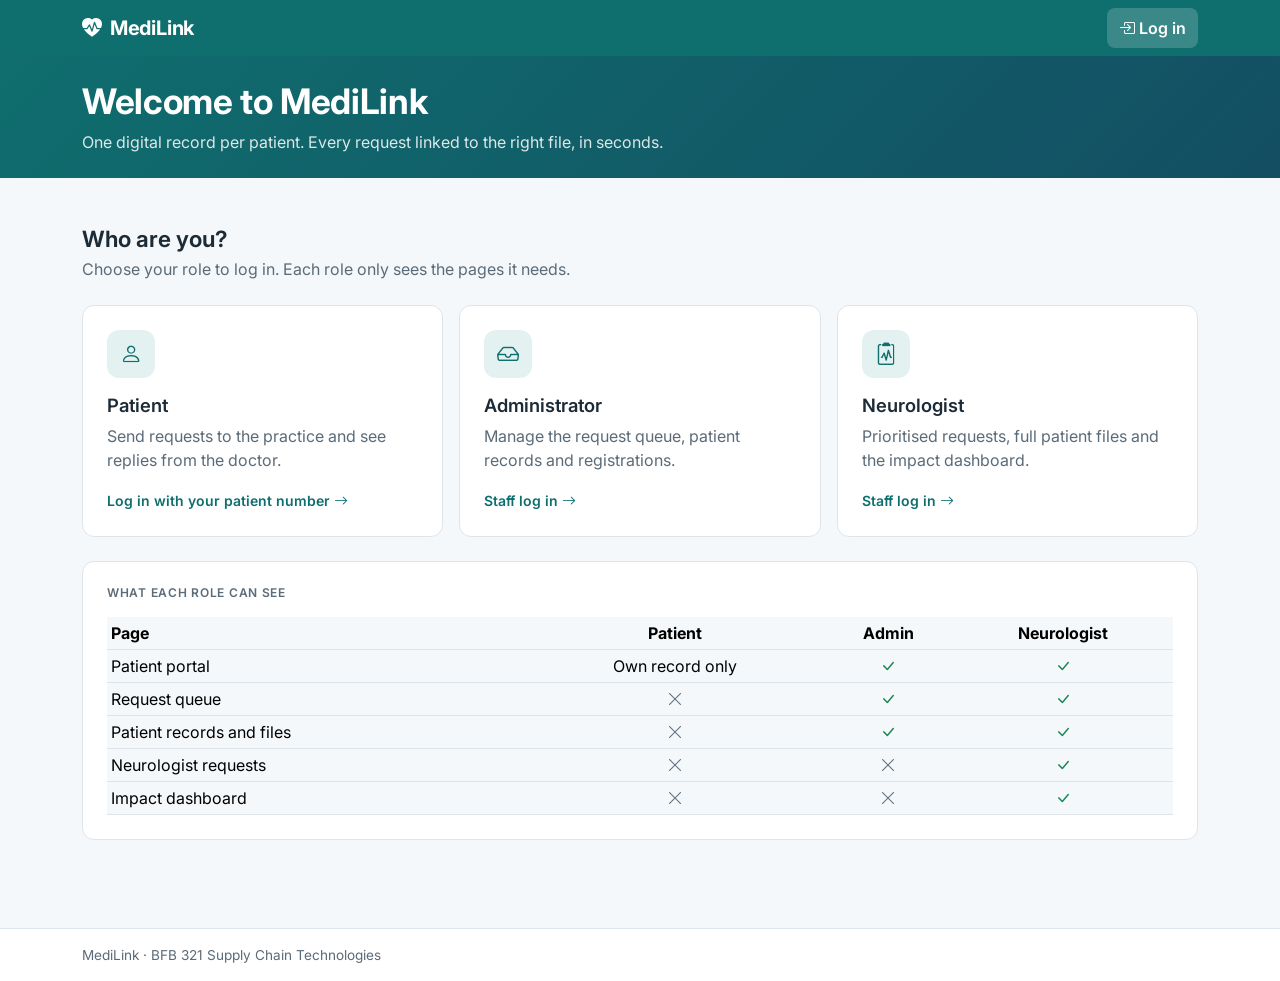
<file: templates/index.html>
<!doctype html>
<html lang="en">
<head>
  <meta charset="utf-8">
  <meta name="viewport" content="width=device-width, initial-scale=1">
  <title>MediLink | Log in</title>
  <meta name="description" content="MediLink connects patient messages, admin and the neurologist to one digital patient record.">
  <link href="https://cdn.jsdelivr.net/npm/bootstrap@5.3.3/dist/css/bootstrap.min.css" rel="stylesheet">
  <link href="https://cdn.jsdelivr.net/npm/bootstrap-icons@1.11.3/font/bootstrap-icons.min.css" rel="stylesheet">
  <link href="https://fonts.googleapis.com/css2?family=Inter:wght@400;500;600;700;800&display=swap" rel="stylesheet">
  <link href="../static/styles.css" rel="stylesheet">
</head>
<body>
  <div id="site-nav"></div>

  <main id="main">
    <section class="ml-hero ml-hero-compact">
      <div class="container">
        <h1 class="mb-2">Welcome to MediLink</h1>
        <p class="mb-0">One digital record per patient. Every request linked to the right file, in seconds.</p>
      </div>
    </section>

    <div class="container py-5">
      <div id="pageAlert" class="alert d-none" role="status"></div>

      <!-- Already logged in -->
      <section id="loggedInView" class="row justify-content-center d-none">
        <div class="col-md-7 col-lg-5">
          <div class="ml-card text-center">
            <span class="role-icon mb-3"><i class="bi bi-person-check" aria-hidden="true"></i></span>
            <h2 class="h3">You're logged in</h2>
            <p class="text-muted mb-4" id="loggedInText"></p>
            <div class="d-flex flex-wrap gap-2 justify-content-center">
              <a href="#" class="btn btn-primary" id="continueBtn">Continue</a>
              <button type="button" class="btn btn-outline-secondary" id="switchBtn">Log out and switch user</button>
            </div>
          </div>
        </div>
      </section>

      <!-- Step 1: choose a role -->
      <section id="roleView" aria-labelledby="roleHeading">
        <h2 id="roleHeading" class="mb-1">Who are you?</h2>
        <p class="text-muted mb-4">Choose your role to log in. Each role only sees the pages it needs.</p>
        <div class="row g-3">
          <div class="col-md-4">
            <button type="button" class="ml-card role-card role-pick w-100 text-start" data-role="patient">
              <span class="role-icon mb-3"><i class="bi bi-person" aria-hidden="true"></i></span>
              <h3>Patient</h3>
              <p class="text-muted mb-3">Send requests to the practice and see replies from the doctor.</p>
              <span class="small fw-semibold text-primary">Log in with your patient number <i class="bi bi-arrow-right" aria-hidden="true"></i></span>
            </button>
          </div>
          <div class="col-md-4">
            <button type="button" class="ml-card role-card role-pick w-100 text-start" data-role="admin">
              <span class="role-icon mb-3"><i class="bi bi-inbox" aria-hidden="true"></i></span>
              <h3>Administrator</h3>
              <p class="text-muted mb-3">Manage the request queue, patient records and registrations.</p>
              <span class="small fw-semibold text-primary">Staff log in <i class="bi bi-arrow-right" aria-hidden="true"></i></span>
            </button>
          </div>
          <div class="col-md-4">
            <button type="button" class="ml-card role-card role-pick w-100 text-start" data-role="neurologist">
              <span class="role-icon mb-3"><i class="bi bi-clipboard2-pulse" aria-hidden="true"></i></span>
              <h3>Neurologist</h3>
              <p class="text-muted mb-3">Prioritised requests, full patient files and the impact dashboard.</p>
              <span class="small fw-semibold text-primary">Staff log in <i class="bi bi-arrow-right" aria-hidden="true"></i></span>
            </button>
          </div>
        </div>

        <div class="ml-card mt-4">
          <h2 class="h6 small-caps mb-3">What each role can see</h2>
          <div class="table-responsive">
            <table class="table table-sm mb-0 align-middle text-center">
              <thead><tr><th scope="col" class="text-start">Page</th><th scope="col">Patient</th><th scope="col">Admin</th><th scope="col">Neurologist</th></tr></thead>
              <tbody>
                <tr><th scope="row" class="text-start fw-normal">Patient portal</th><td>Own record only</td><td><i class="bi bi-check-lg text-success" aria-label="Yes"></i></td><td><i class="bi bi-check-lg text-success" aria-label="Yes"></i></td></tr>
                <tr><th scope="row" class="text-start fw-normal">Request queue</th><td><i class="bi bi-x-lg text-muted" aria-label="No"></i></td><td><i class="bi bi-check-lg text-success" aria-label="Yes"></i></td><td><i class="bi bi-check-lg text-success" aria-label="Yes"></i></td></tr>
                <tr><th scope="row" class="text-start fw-normal">Patient records and files</th><td><i class="bi bi-x-lg text-muted" aria-label="No"></i></td><td><i class="bi bi-check-lg text-success" aria-label="Yes"></i></td><td><i class="bi bi-check-lg text-success" aria-label="Yes"></i></td></tr>
                <tr><th scope="row" class="text-start fw-normal">Neurologist requests</th><td><i class="bi bi-x-lg text-muted" aria-label="No"></i></td><td><i class="bi bi-x-lg text-muted" aria-label="No"></i></td><td><i class="bi bi-check-lg text-success" aria-label="Yes"></i></td></tr>
                <tr><th scope="row" class="text-start fw-normal">Impact dashboard</th><td><i class="bi bi-x-lg text-muted" aria-label="No"></i></td><td><i class="bi bi-x-lg text-muted" aria-label="No"></i></td><td><i class="bi bi-check-lg text-success" aria-label="Yes"></i></td></tr>
              </tbody>
            </table>
          </div>
        </div>
      </section>

      <!-- Step 2: log in -->
      <section id="loginView" class="row justify-content-center g-4 d-none" aria-labelledby="loginHeading">
        <div class="col-md-7 col-lg-5">
          <div class="ml-card">
            <button type="button" class="btn btn-link btn-sm p-0 mb-3 text-decoration-none" id="backBtn">
              <i class="bi bi-arrow-left" aria-hidden="true"></i> Choose a different role
            </button>
            <div class="d-flex align-items-center gap-3 mb-3">
              <span class="role-icon" id="loginIcon"><i class="bi bi-person" aria-hidden="true"></i></span>
              <div>
                <div class="small-caps">Log in as</div>
                <h2 id="loginHeading" class="h3 mb-0">Patient</h2>
              </div>
            </div>
            <div id="loginAlert" class="alert alert-danger d-none" role="alert"></div>
            <form id="loginForm" novalidate>
              <div class="mb-3">
                <label for="username" class="form-label required" id="usernameLabel">Patient number</label>
                <input type="text" class="form-control" id="username" autocomplete="username" required aria-describedby="usernameHelp">
                <div id="usernameHelp" class="form-text">Looks like ML-1234. You got it when you registered.</div>
                <div class="invalid-feedback" id="usernameError">Please enter your patient number.</div>
              </div>
              <div class="mb-3">
                <label for="password" class="form-label required">Password</label>
                <div class="input-group has-validation">
                  <input type="password" class="form-control" id="password" autocomplete="current-password" required>
                  <button class="btn btn-outline-secondary" type="button" id="showPw" aria-label="Show password" aria-pressed="false"><i class="bi bi-eye" aria-hidden="true"></i></button>
                  <div class="invalid-feedback">Please enter your password.</div>
                </div>
              </div>
              <button type="submit" class="btn btn-primary w-100" id="loginBtn">
                <span class="spinner-border spinner-border-sm me-1 d-none" aria-hidden="true"></span>Log in
              </button>
            </form>
            <div id="patientExtras">
              <hr>
              <p class="small mb-0">New patient? <a href="patient-register.html">Register here</a> to get your patient number.</p>
            </div>
          </div>
        </div>
        <div class="col-md-5 col-lg-4">
          <div class="ml-card bg-light">
            <h2 class="h6 small-caps mb-2">Demo accounts</h2>
            <p class="small text-muted">Prototype only. Real accounts will be checked by the Flask server.</p>
            <dl class="small mb-0">
              <dt>Patient</dt><dd><code>ML-1001</code> &middot; <code>Patient@123</code></dd>
              <dt>Administrator</dt><dd><code>admin</code> &middot; <code>Admin@123</code></dd>
              <dt>Neurologist</dt><dd class="mb-0"><code>neuro</code> &middot; <code>Neuro@123</code></dd>
            </dl>
          </div>
        </div>
      </section>
    </div>
  </main>

  <div id="site-footer"></div>

  <script src="https://cdn.jsdelivr.net/npm/bootstrap@5.3.3/dist/js/bootstrap.bundle.min.js"></script>
  <script src="../static/auth-hash.js"></script>
  <script src="../static/data.js"></script>
  <script src="../static/components.js"></script>
  <script src="../static/login.js"></script>
</body>
</html>
</file>
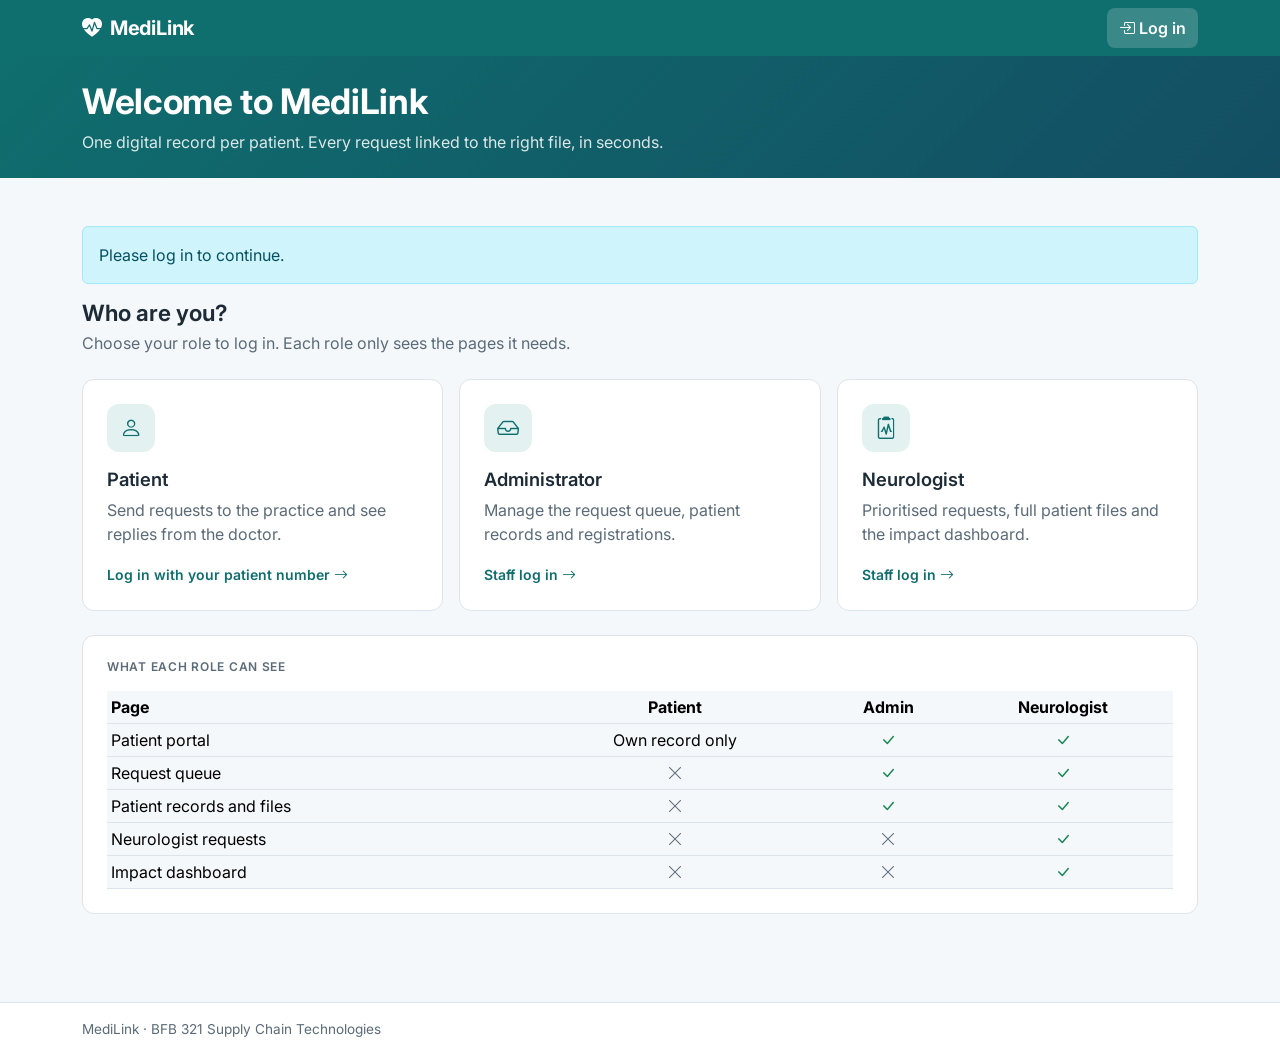
<file: templates/admin.html>
<!doctype html>
<html lang="en">
<head>
  <meta charset="utf-8">
  <meta name="viewport" content="width=device-width, initial-scale=1">
  <title>MediLink | Admin request queue</title>
  <link href="https://cdn.jsdelivr.net/npm/bootstrap@5.3.3/dist/css/bootstrap.min.css" rel="stylesheet">
  <link href="https://cdn.jsdelivr.net/npm/bootstrap-icons@1.11.3/font/bootstrap-icons.min.css" rel="stylesheet">
  <link href="https://fonts.googleapis.com/css2?family=Inter:wght@400;500;600;700;800&display=swap" rel="stylesheet">
  <link href="../static/styles.css" rel="stylesheet">
</head>
<body>
  <div id="site-nav"></div>

  <main id="main">
    <header class="ml-page-header">
      <div class="container d-flex flex-wrap justify-content-between align-items-end gap-3">
        <div>
          <h1>Request queue</h1>
          <p>Every request from the portal, email, phone and walk-ins, already matched to a patient record.</p>
        </div>
        <div class="d-flex gap-2 flex-wrap">
          <a href="patients.html" class="btn btn-outline-primary"><i class="bi bi-people me-1" aria-hidden="true"></i>Patient records</a>
          <button type="button" class="btn btn-primary" data-bs-toggle="modal" data-bs-target="#logModal">
            <i class="bi bi-telephone-plus me-1" aria-hidden="true"></i>Log phone or walk-in request
          </button>
        </div>
      </div>
    </header>

    <div class="container">
      <!-- KPI tiles -->
      <div class="row g-3 mb-4" id="kpiRow" aria-label="Queue summary">
        <div class="col-6 col-lg-3"><div class="kpi-tile"><div class="kpi-label">New, needs action</div><div class="kpi-value" id="kNew">&ndash;</div></div></div>
        <div class="col-6 col-lg-3"><div class="kpi-tile"><div class="kpi-label">Urgent and open</div><div class="kpi-value text-danger" id="kUrgent">&ndash;</div></div></div>
        <div class="col-6 col-lg-3"><div class="kpi-tile"><div class="kpi-label">With neurologist</div><div class="kpi-value" id="kFwd">&ndash;</div></div></div>
        <div class="col-6 col-lg-3"><div class="kpi-tile"><div class="kpi-label">Avg time to complete</div><div class="kpi-value" id="kAvg">&ndash;</div></div></div>
      </div>

      <!-- Filters -->
      <div class="d-flex flex-wrap gap-2 align-items-center mb-3">
        <div class="btn-group flex-wrap" role="group" aria-label="Filter by status">
          <input type="radio" class="btn-check" name="statusFilter" id="fAll" value="all">
          <label class="btn btn-outline-primary btn-sm" for="fAll">All</label>
          <input type="radio" class="btn-check" name="statusFilter" id="fNew" value="new" checked>
          <label class="btn btn-outline-primary btn-sm" for="fNew">New</label>
          <input type="radio" class="btn-check" name="statusFilter" id="fFwd" value="forwarded">
          <label class="btn btn-outline-primary btn-sm" for="fFwd">With neurologist</label>
          <input type="radio" class="btn-check" name="statusFilter" id="fDone" value="completed">
          <label class="btn btn-outline-primary btn-sm" for="fDone">Completed</label>
        </div>
        <div class="ms-md-auto" style="min-width:240px">
          <label for="search" class="visually-hidden">Search requests</label>
          <div class="input-group input-group-sm">
            <span class="input-group-text"><i class="bi bi-search" aria-hidden="true"></i></span>
            <input type="search" class="form-control" id="search" placeholder="Search name, patient no or subject">
          </div>
        </div>
      </div>

      <!-- Table -->
      <div class="ml-table-wrap">
        <div class="table-responsive">
          <table class="table ml-table">
            <caption class="visually-hidden">Patient requests. Select a row to open it.</caption>
            <thead>
              <tr>
                <th scope="col"><button class="sort-btn" data-sort="createdAt" aria-sort="descending">Received <i class="bi bi-arrow-down-up" aria-hidden="true"></i></button></th>
                <th scope="col"><button class="sort-btn" data-sort="patientName">Patient <i class="bi bi-arrow-down-up" aria-hidden="true"></i></button></th>
                <th scope="col">Subject</th>
                <th scope="col"><button class="sort-btn" data-sort="channel">Channel <i class="bi bi-arrow-down-up" aria-hidden="true"></i></button></th>
                <th scope="col"><button class="sort-btn" data-sort="urgency">Urgency <i class="bi bi-arrow-down-up" aria-hidden="true"></i></button></th>
                <th scope="col"><button class="sort-btn" data-sort="status">Status <i class="bi bi-arrow-down-up" aria-hidden="true"></i></button></th>
              </tr>
            </thead>
            <tbody id="queueBody"></tbody>
          </table>
        </div>
      </div>
    </div>
  </main>

  <!-- View / action modal -->
  <div class="modal fade" id="viewModal" tabindex="-1" aria-labelledby="viewTitle" aria-hidden="true">
    <div class="modal-dialog modal-lg modal-dialog-scrollable">
      <div class="modal-content">
        <div class="modal-header">
          <div>
            <h2 class="modal-title h5" id="viewTitle">Request</h2>
            <div class="small text-muted" id="viewMeta"></div>
          </div>
          <button type="button" class="btn-close" data-bs-dismiss="modal" aria-label="Close"></button>
        </div>
        <div class="modal-body">
          <div class="row g-3">
            <div class="col-md-7">
              <div class="small-caps mb-1">Message</div>
              <p id="viewBody" class="mb-3"></p>
              <form id="actionForm">
                <div class="mb-3">
                  <label for="viewUrgency" class="form-label">Urgency</label>
                  <select class="form-select" id="viewUrgency">
                    <option value="urgent">Urgent</option>
                    <option value="soon">Soon</option>
                    <option value="routine">Routine</option>
                  </select>
                </div>
                <div class="mb-0">
                  <label for="viewNote" class="form-label">Note for the neurologist</label>
                  <textarea class="form-control" id="viewNote" rows="3" maxlength="300" placeholder="e.g. deadline, who sent it, what is needed"></textarea>
                </div>
              </form>
            </div>
            <div class="col-md-5">
              <div class="ml-card ml-card-tight bg-light">
                <div class="small-caps mb-2">Linked patient record</div>
                <div class="fw-semibold" id="viewPatientName"></div>
                <div class="small text-muted mb-2" id="viewPatientNo"></div>
                <div id="viewFileBadge" class="mb-3"></div>
                <a href="#" class="btn btn-outline-primary btn-sm w-100" id="viewOpenFile">
                  <i class="bi bi-folder2-open me-1" aria-hidden="true"></i>Open patient file
                </a>
                <a href="#" class="btn btn-primary btn-sm w-100 mt-2 d-none" id="viewScanFile">
                  <i class="bi bi-upc-scan me-1" aria-hidden="true"></i>Scan in paper file
                </a>
              </div>
            </div>
          </div>
        </div>
        <div class="modal-footer justify-content-between">
          <button type="button" class="btn btn-outline-success" id="completeBtn"><i class="bi bi-check2 me-1" aria-hidden="true"></i>Admin handled it</button>
          <div class="d-flex gap-2">
            <button type="button" class="btn btn-outline-secondary" id="saveBtn">Save</button>
            <button type="button" class="btn btn-primary" id="forwardBtn"><i class="bi bi-send me-1" aria-hidden="true"></i>Forward to neurologist</button>
          </div>
        </div>
      </div>
    </div>
  </div>

  <!-- Log phone / walk-in modal -->
  <div class="modal fade" id="logModal" tabindex="-1" aria-labelledby="logTitle" aria-hidden="true">
    <div class="modal-dialog modal-dialog-scrollable">
      <div class="modal-content">
        <form id="logForm" novalidate>
          <div class="modal-header">
            <h2 class="modal-title h5" id="logTitle">Log a phone or walk-in request</h2>
            <button type="button" class="btn-close" data-bs-dismiss="modal" aria-label="Close"></button>
          </div>
          <div class="modal-body">
            <div class="mb-3">
              <label for="patientSearch" class="form-label required">Find the patient</label>
              <input type="search" class="form-control" id="patientSearch" placeholder="Patient no, ID or passport number, or name" autocomplete="off" aria-describedby="psHelp">
              <div id="psHelp" class="form-text">Ask the caller for their patient number first. ID number works too.</div>
              <div id="patientResults" class="list-group mt-2" role="listbox" aria-label="Matching patients"></div>
              <input type="hidden" id="logPatientNo" required>
              <div class="invalid-feedback d-block d-none" id="patientError">Please pick a patient from the list.</div>
              <div class="alert alert-primary py-2 small mt-2 d-none" id="pickedPatient"></div>
            </div>
            <div class="row g-3">
              <div class="col-sm-6">
                <label for="logChannel" class="form-label required">Channel</label>
                <select class="form-select" id="logChannel" required>
                  <option>Phone</option>
                  <option>In person</option>
                  <option>Email</option>
                </select>
              </div>
              <div class="col-sm-6">
                <label for="logUrgency" class="form-label required">Urgency</label>
                <select class="form-select" id="logUrgency" required>
                  <option value="routine">Routine</option>
                  <option value="soon">Soon</option>
                  <option value="urgent">Urgent</option>
                </select>
              </div>
              <div class="col-12">
                <label for="logCategory" class="form-label required">Category</label>
                <select class="form-select" id="logCategory" required>
                  <option value="">Choose one...</option>
                  <option>Follow-up appointment</option>
                  <option>New symptoms</option>
                  <option>Prescription question</option>
                  <option>Test results</option>
                  <option>Referral / report request</option>
                  <option>Other</option>
                </select>
                <div class="invalid-feedback">Please choose a category.</div>
              </div>
              <div class="col-12">
                <label for="logSubject" class="form-label required">Subject</label>
                <input type="text" class="form-control" id="logSubject" required maxlength="80">
                <div class="invalid-feedback">Please add a short subject.</div>
              </div>
              <div class="col-12">
                <label for="logBody" class="form-label required">Details</label>
                <textarea class="form-control" id="logBody" rows="3" required minlength="5"></textarea>
                <div class="invalid-feedback">Please add a few details.</div>
              </div>
            </div>
          </div>
          <div class="modal-footer">
            <button type="button" class="btn btn-outline-secondary" data-bs-dismiss="modal">Cancel</button>
            <button type="submit" class="btn btn-primary">Add to queue</button>
          </div>
        </form>
      </div>
    </div>
  </div>

  <div id="site-footer"></div>

  <script src="https://cdn.jsdelivr.net/npm/bootstrap@5.3.3/dist/js/bootstrap.bundle.min.js"></script>
  <script src="../static/auth-hash.js"></script>
  <script src="../static/data.js"></script>
  <script src="../static/components.js"></script>
  <script src="../static/admin.js"></script>
</body>
</html>
</file>
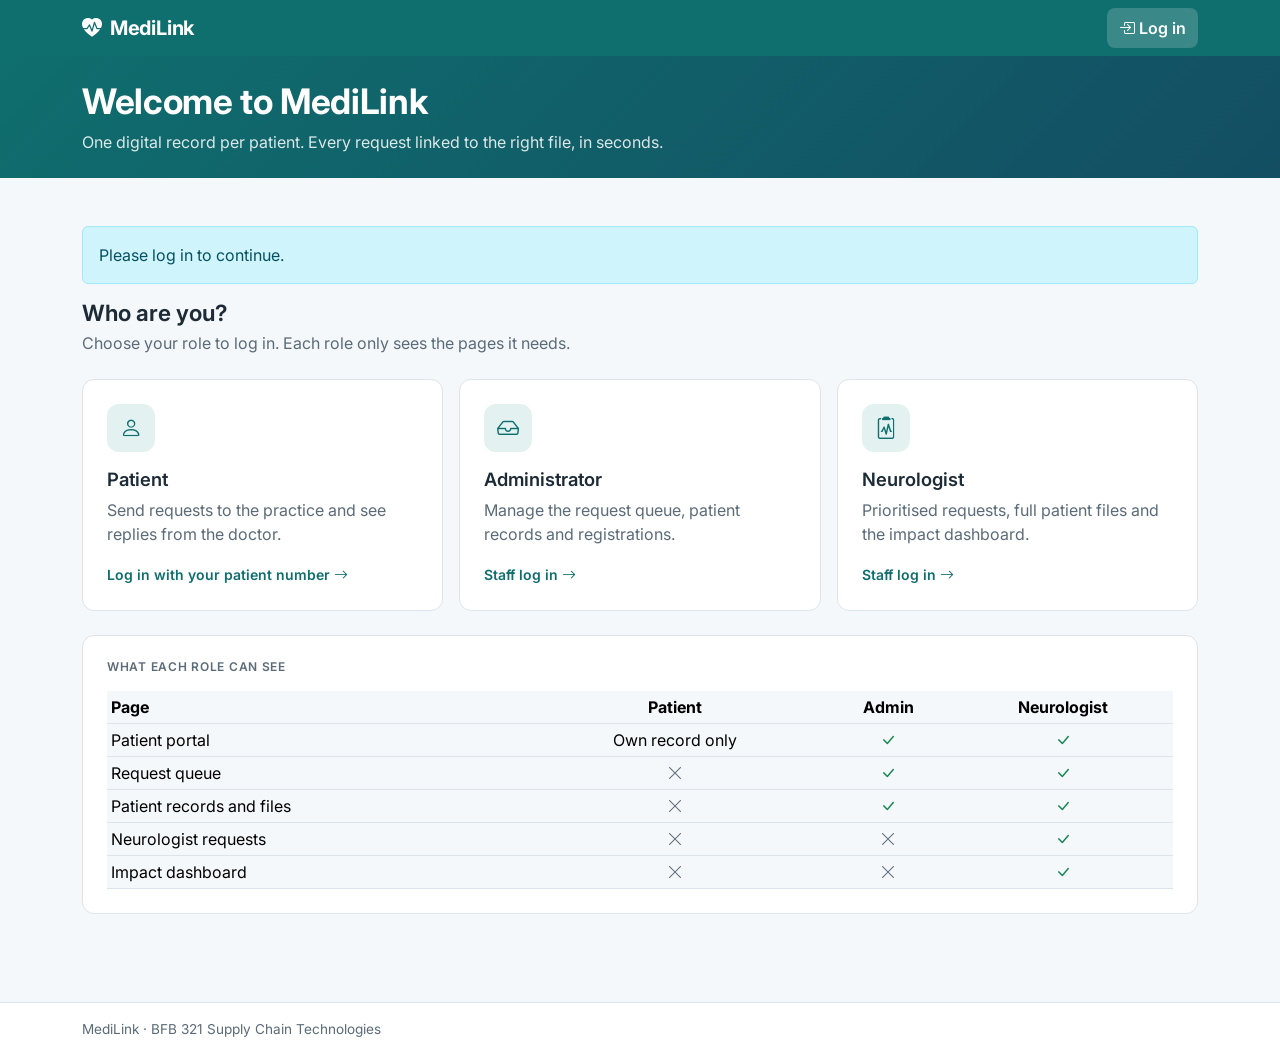
<file: templates/neurologist.html>
<!doctype html>
<html lang="en">
<head>
  <meta charset="utf-8">
  <meta name="viewport" content="width=device-width, initial-scale=1">
  <title>MediLink | Neurologist requests</title>
  <link href="https://cdn.jsdelivr.net/npm/bootstrap@5.3.3/dist/css/bootstrap.min.css" rel="stylesheet">
  <link href="https://cdn.jsdelivr.net/npm/bootstrap-icons@1.11.3/font/bootstrap-icons.min.css" rel="stylesheet">
  <link href="https://fonts.googleapis.com/css2?family=Inter:wght@400;500;600;700;800&display=swap" rel="stylesheet">
  <link href="../static/styles.css" rel="stylesheet">
</head>
<body>
  <div id="site-nav"></div>

  <main id="main">
    <header class="ml-page-header">
      <div class="container d-flex flex-wrap justify-content-between align-items-end gap-3">
        <div>
          <h1>My requests</h1>
          <p>Forwarded by admin and sorted by urgency, then by how long they've waited.</p>
        </div>
        <div class="form-check form-switch">
          <input class="form-check-input" type="checkbox" role="switch" id="showDone">
          <label class="form-check-label" for="showDone">Show completed today</label>
        </div>
      </div>
    </header>

    <div class="container">
      <div class="row g-3 mb-4">
        <div class="col-4"><div class="kpi-tile text-center"><div class="kpi-label">Urgent</div><div class="kpi-value text-danger" id="cUrgent">&ndash;</div></div></div>
        <div class="col-4"><div class="kpi-tile text-center"><div class="kpi-label">Soon</div><div class="kpi-value" style="color:#8a5a00" id="cSoon">&ndash;</div></div></div>
        <div class="col-4"><div class="kpi-tile text-center"><div class="kpi-label">Routine</div><div class="kpi-value" id="cRoutine">&ndash;</div></div></div>
      </div>
      <div id="requestList" aria-live="polite"></div>
    </div>
  </main>

  <!-- Complete modal -->
  <div class="modal fade" id="doneModal" tabindex="-1" aria-labelledby="doneTitle" aria-hidden="true">
    <div class="modal-dialog">
      <div class="modal-content">
        <form id="doneForm" novalidate>
          <div class="modal-header">
            <h2 class="modal-title h5" id="doneTitle">Complete request</h2>
            <button type="button" class="btn-close" data-bs-dismiss="modal" aria-label="Close"></button>
          </div>
          <div class="modal-body">
            <p class="small text-muted" id="doneFor"></p>
            <label for="doneResponse" class="form-label required">Reply or outcome</label>
            <textarea class="form-control" id="doneResponse" rows="4" required minlength="3" aria-describedby="doneHelp"></textarea>
            <div id="doneHelp" class="form-text">The patient sees this in their portal.</div>
            <div class="invalid-feedback">Please write a short reply or outcome.</div>
          </div>
          <div class="modal-footer">
            <button type="button" class="btn btn-outline-secondary" data-bs-dismiss="modal">Cancel</button>
            <button type="submit" class="btn btn-primary"><i class="bi bi-check2 me-1" aria-hidden="true"></i>Mark completed</button>
          </div>
        </form>
      </div>
    </div>
  </div>

  <div id="site-footer"></div>

  <script src="https://cdn.jsdelivr.net/npm/bootstrap@5.3.3/dist/js/bootstrap.bundle.min.js"></script>
  <script src="../static/auth-hash.js"></script>
  <script src="../static/data.js"></script>
  <script src="../static/components.js"></script>
  <script src="../static/neurologist.js"></script>
</body>
</html>
</file>
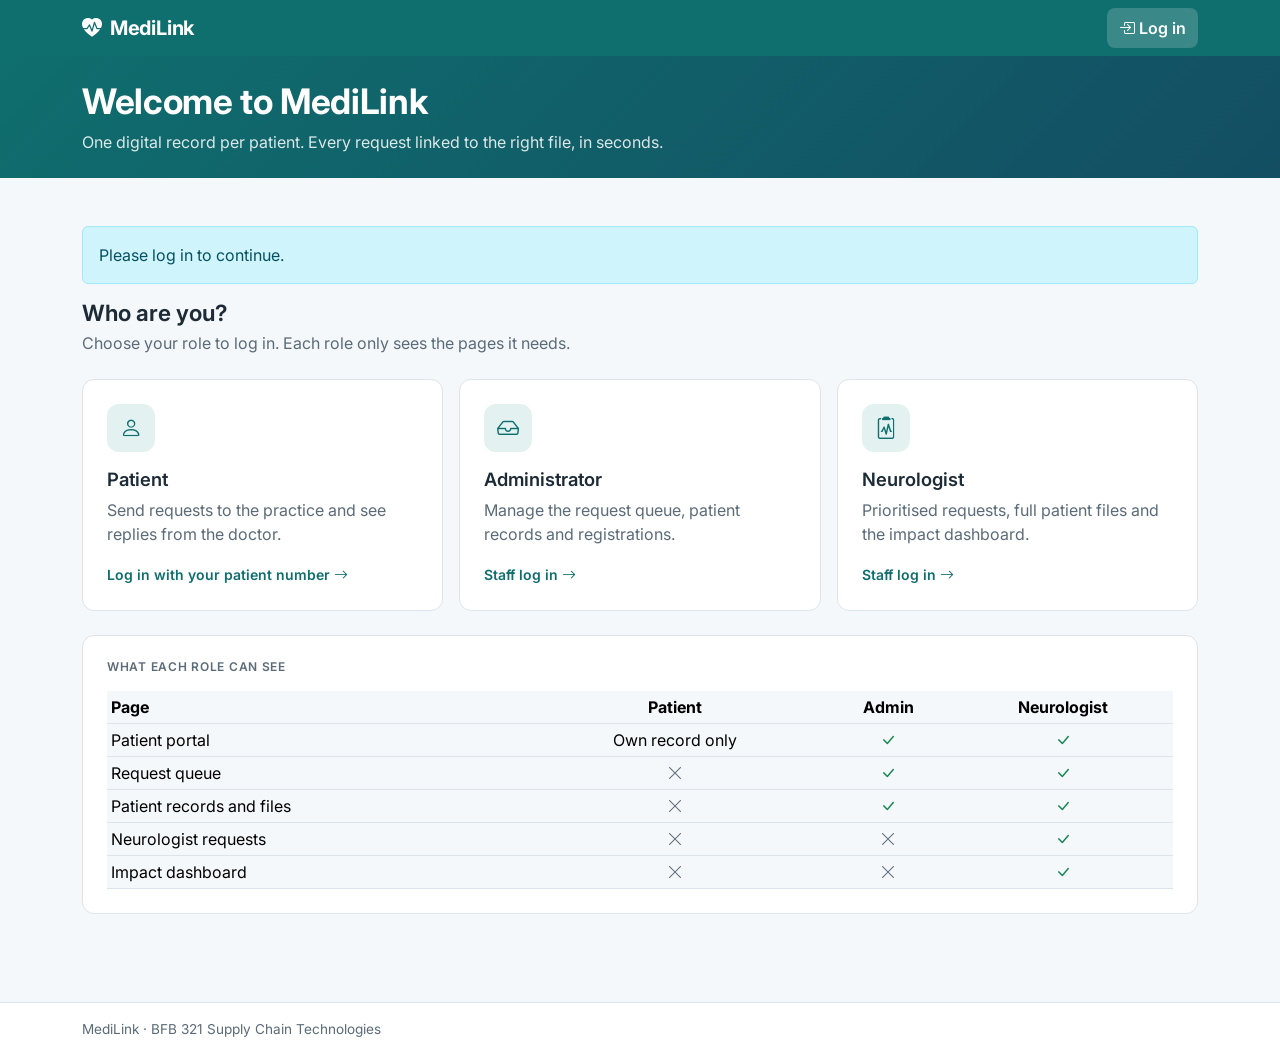
<file: templates/patient-file.html>
<!doctype html>
<html lang="en">
<head>
  <meta charset="utf-8">
  <meta name="viewport" content="width=device-width, initial-scale=1">
  <title>MediLink | Patient file</title>
  <link href="https://cdn.jsdelivr.net/npm/bootstrap@5.3.3/dist/css/bootstrap.min.css" rel="stylesheet">
  <link href="https://cdn.jsdelivr.net/npm/bootstrap-icons@1.11.3/font/bootstrap-icons.min.css" rel="stylesheet">
  <link href="https://fonts.googleapis.com/css2?family=Inter:wght@400;500;600;700;800&display=swap" rel="stylesheet">
  <link href="../static/styles.css" rel="stylesheet">
</head>
<body>
  <div id="site-nav"></div>

  <main id="main">
    <header class="ml-page-header">
      <div class="container">
        <nav aria-label="breadcrumb"><ol class="breadcrumb small mb-2">
          <li class="breadcrumb-item"><a href="patients.html">Patient records</a></li>
          <li class="breadcrumb-item active" aria-current="page" id="crumb">Patient file</li>
        </ol></nav>
        <div class="d-flex flex-wrap justify-content-between align-items-end gap-3">
          <div>
            <h1 id="pTitle">Patient file</h1>
            <p id="pSub"></p>
          </div>
          <div id="pBadge"></div>
        </div>
      </div>
    </header>

    <div class="container" id="fileRoot">
      <div id="fileState"></div>

      <div class="row g-4 d-none" id="fileContent">
        <!-- Left column -->
        <div class="col-lg-4">
          <section class="ml-card mb-4" aria-labelledby="detailsH">
            <h2 id="detailsH" class="h3 mb-3">Details</h2>
            <dl class="mb-0 small">
              <dt class="text-muted">ID document</dt><dd id="dId"></dd>
              <dt class="text-muted">Date of birth</dt><dd id="dDob"></dd>
              <dt class="text-muted">Email</dt><dd id="dEmail"></dd>
              <dt class="text-muted">Phone</dt><dd id="dPhone"></dd>
              <dt class="text-muted">Address</dt><dd id="dAddress"></dd>
              <dt class="text-muted">On MediLink since</dt><dd class="mb-0" id="dSince"></dd>
            </dl>
          </section>

          <section class="ml-card" id="digitise" aria-labelledby="digiH">
            <h2 id="digiH" class="h3 mb-2">Digitise paper file</h2>
            <p class="small text-muted" id="digiText"></p>

            <ol class="small ps-3 mb-3 scan-steps">
              <li>Scan the pages in <strong>CamScanner</strong> (or any scanner app).</li>
              <li>Export or share it as a <strong>PDF</strong>.</li>
              <li>Drop the PDF below, or tap to choose it. On a phone you can pick it straight from CamScanner or your files.</li>
            </ol>

            <form id="docForm" novalidate>
              <label for="docFile" class="drop-zone" id="dropZone">
                <i class="bi bi-cloud-arrow-up" aria-hidden="true"></i>
                <span class="fw-semibold">Drop scanned files here</span>
                <span class="small text-muted">or click to choose &middot; PDF, JPG or PNG &middot; up to <span id="maxMb">20</span> MB each</span>
                <input type="file" id="docFile" class="visually-hidden" accept="application/pdf,image/jpeg,image/png,.pdf,.jpg,.jpeg,.png" multiple>
              </label>
              <div id="fileError" class="small text-danger mt-2 d-none" role="alert"></div>

              <ul class="list-group list-group-flush mt-2" id="fileQueue" aria-label="Files ready to upload"></ul>

              <div id="uploadOptions" class="d-none mt-3">
                <div class="mb-2">
                  <label for="docType" class="form-label small">Document type</label>
                  <select class="form-select form-select-sm" id="docType">
                    <option>Scanned paper record</option>
                    <option>Imaging report</option>
                    <option>EEG report</option>
                    <option>Test report</option>
                    <option>Referral letter</option>
                    <option>Correspondence</option>
                  </select>
                </div>
                <div class="mb-2">
                  <label for="docNote" class="form-label small">Note (optional)</label>
                  <input type="text" class="form-control form-control-sm" id="docNote" maxlength="120" placeholder="e.g. Full binder, 2015 to 2024">
                </div>
                <div class="form-check mb-3">
                  <input class="form-check-input" type="checkbox" id="completesFile" checked>
                  <label class="form-check-label small" for="completesFile">This is the whole paper file. Mark the patient as digitised.</label>
                </div>
                <button type="submit" class="btn btn-primary btn-sm w-100" id="uploadBtn">
                  <span class="spinner-border spinner-border-sm me-1 d-none" aria-hidden="true"></span>
                  <i class="bi bi-upload me-1" aria-hidden="true"></i><span id="uploadLabel">Upload</span>
                </button>
              </div>
            </form>
            <p class="form-text mb-0 mt-2">Prototype note. Files are saved in this browser only. The Flask server will store them for everyone.</p>
          </section>
        </div>

        <!-- Right column -->
        <div class="col-lg-8">
          <section class="ml-card mb-4" aria-labelledby="reqH">
            <h2 id="reqH" class="h3 mb-3">Requests</h2>
            <div id="reqList"></div>
          </section>

          <section class="ml-card mb-4" aria-labelledby="histH">
            <h2 id="histH" class="h3 mb-3">Medical history</h2>
            <div id="histList"></div>
          </section>

          <section class="ml-card" aria-labelledby="docsH">
            <h2 id="docsH" class="h3 mb-3">Documents</h2>
            <div id="docList"></div>
          </section>
        </div>
      </div>
    </div>
  </main>

  <div id="site-footer"></div>

  <script src="https://cdn.jsdelivr.net/npm/bootstrap@5.3.3/dist/js/bootstrap.bundle.min.js"></script>
  <script src="../static/auth-hash.js"></script>
  <script src="../static/data.js"></script>
  <script src="../static/components.js"></script>
  <script src="../static/patient-file.js"></script>
</body>
</html>
</file>
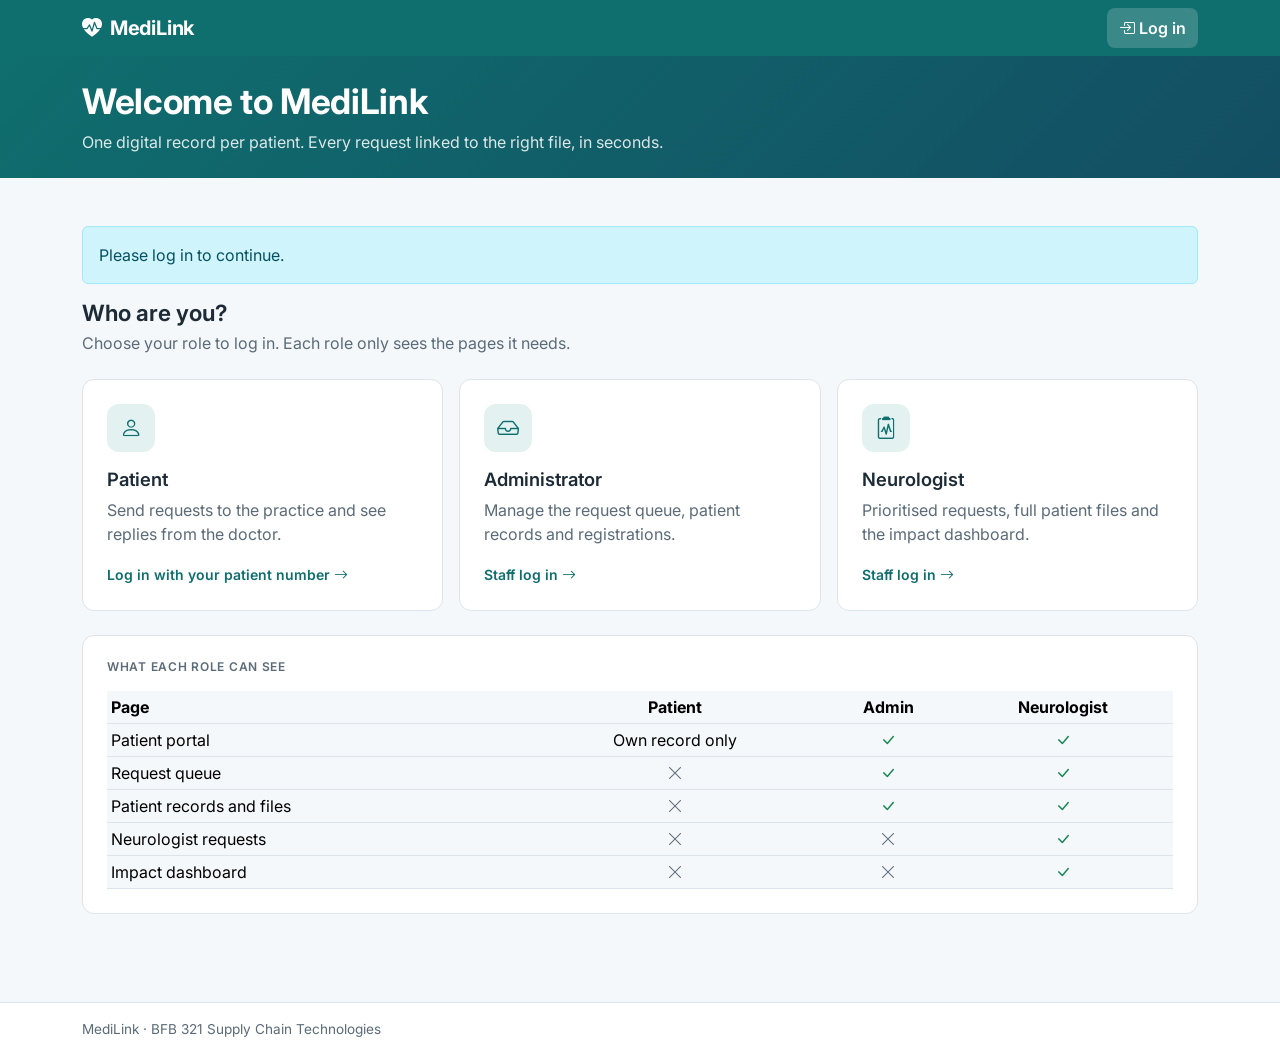
<file: templates/patient-portal.html>
<!doctype html>
<html lang="en">
<head>
  <meta charset="utf-8">
  <meta name="viewport" content="width=device-width, initial-scale=1">
  <title>MediLink | Patient portal</title>
  <link href="https://cdn.jsdelivr.net/npm/bootstrap@5.3.3/dist/css/bootstrap.min.css" rel="stylesheet">
  <link href="https://cdn.jsdelivr.net/npm/bootstrap-icons@1.11.3/font/bootstrap-icons.min.css" rel="stylesheet">
  <link href="https://fonts.googleapis.com/css2?family=Inter:wght@400;500;600;700;800&display=swap" rel="stylesheet">
  <link href="../static/styles.css" rel="stylesheet">
</head>
<body>
  <div id="site-nav"></div>

  <main id="main">
    <header class="ml-page-header">
      <div class="container">
        <h1 id="pageTitle">My portal</h1>
        <p id="headerText">Send requests to the practice and see replies from the doctor.</p>
      </div>
    </header>

    <div class="container">

      <!-- STAFF: choose a patient -->
      <section class="ml-card mb-4 d-none" id="staffPicker" aria-labelledby="pickH">
        <div class="d-flex flex-wrap justify-content-between align-items-start gap-2 mb-2">
          <div>
            <h2 id="pickH" class="h3 mb-1">Find a patient</h2>
            <p class="small text-muted mb-0">Open a patient's portal to see their requests or send one for them, for example at reception.</p>
          </div>
          <a href="patient-register.html" class="btn btn-outline-primary btn-sm"><i class="bi bi-person-plus me-1" aria-hidden="true"></i>Register new patient</a>
        </div>
        <label for="pickSearch" class="visually-hidden">Search patients</label>
        <div class="input-group mt-2">
          <span class="input-group-text"><i class="bi bi-search" aria-hidden="true"></i></span>
          <input type="search" class="form-control" id="pickSearch" placeholder="Patient number, ID or passport number, or name" autocomplete="off">
        </div>
        <div id="pickResults" class="list-group mt-2" aria-label="Matching patients"></div>
      </section>

      <div class="alert alert-primary d-flex flex-wrap justify-content-between align-items-center gap-2 d-none" id="staffBanner" role="status">
        <span><i class="bi bi-eye me-1" aria-hidden="true"></i>Staff view of <strong id="bannerName"></strong></span>
        <span class="d-flex gap-2">
          <a href="#" class="btn btn-sm btn-outline-primary" id="bannerFile"><i class="bi bi-folder2-open me-1" aria-hidden="true"></i>Open file</a>
          <button type="button" class="btn btn-sm btn-primary" id="changePatient">Change patient</button>
        </span>
      </div>

      <!-- LOGGED IN -->
      <div class="row g-4 d-none" id="portalView">
        <div class="col-lg-5">
          <section class="ml-card" aria-labelledby="sendHeading">
            <h2 id="sendHeading" class="h3">Send a request</h2>
            <p class="text-muted small" id="sendHelp">Your request goes straight to the practice, already linked to your file.</p>
            <form id="requestForm" novalidate>
              <div class="mb-3 d-none" id="channelGroup">
                <label for="channel" class="form-label required">How did the patient contact you?</label>
                <select class="form-select" id="channel">
                  <option>In person</option>
                  <option>Phone</option>
                  <option>Email</option>
                </select>
              </div>
              <div class="mb-3">
                <label for="category" class="form-label required">What is it about?</label>
                <select class="form-select" id="category" required>
                  <option value="">Choose one...</option>
                  <option>Follow-up appointment</option>
                  <option>New symptoms</option>
                  <option>Prescription question</option>
                  <option>Test results</option>
                  <option>Referral / report request</option>
                  <option>Other</option>
                </select>
                <div class="invalid-feedback">Please choose a category.</div>
              </div>
              <div class="mb-3">
                <label for="subject" class="form-label required">Subject</label>
                <input type="text" class="form-control" id="subject" required maxlength="80">
                <div class="invalid-feedback">Please add a short subject.</div>
              </div>
              <div class="mb-3">
                <label for="body" class="form-label required">Message</label>
                <textarea class="form-control" id="body" rows="5" required minlength="10" maxlength="1000" aria-describedby="bodyHelp"></textarea>
                <div id="bodyHelp" class="form-text"><span id="charCount">0</span>/1000 characters</div>
                <div class="invalid-feedback">Please write at least 10 characters.</div>
              </div>
              <div class="mb-3">
                <span class="form-label d-block">Is it urgent?</span>
                <div class="form-check form-check-inline">
                  <input class="form-check-input" type="radio" name="urgency" id="urgRoutine" value="routine" checked>
                  <label class="form-check-label" for="urgRoutine">No</label>
                </div>
                <div class="form-check form-check-inline">
                  <input class="form-check-input" type="radio" name="urgency" id="urgSoon" value="soon">
                  <label class="form-check-label" for="urgSoon">Within a few days</label>
                </div>
                <div class="form-check form-check-inline">
                  <input class="form-check-input" type="radio" name="urgency" id="urgUrgent" value="urgent">
                  <label class="form-check-label" for="urgUrgent">Yes, urgent</label>
                </div>
                <div class="form-text">For a medical emergency, phone 112 or go to your nearest emergency unit.</div>
              </div>
              <button type="submit" class="btn btn-primary" id="sendBtn">
                <span class="spinner-border spinner-border-sm me-1 d-none" aria-hidden="true"></span>
                <i class="bi bi-send me-1" aria-hidden="true"></i>Send request
              </button>
            </form>
          </section>
        </div>

        <div class="col-lg-7">
          <section class="ml-card mb-4" aria-labelledby="detailsHeading">
            <div class="d-flex justify-content-between align-items-start">
              <div>
                <div class="small-caps">Patient number</div>
                <div class="fs-4 fw-bold text-primary" id="pPatientNo"></div>
              </div>
              <span id="pFileBadge"></span>
            </div>
            <h2 id="detailsHeading" class="visually-hidden">Your details</h2>
            <dl class="row small mb-0 mt-3">
              <dt class="col-sm-3 text-muted">Name</dt><dd class="col-sm-9" id="pName"></dd>
              <dt class="col-sm-3 text-muted">Email</dt><dd class="col-sm-9" id="pEmail"></dd>
              <dt class="col-sm-3 text-muted">Phone</dt><dd class="col-sm-9 mb-0" id="pPhone"></dd>
            </dl>
          </section>

          <section aria-labelledby="myReqHeading">
            <h2 id="myReqHeading" class="h3 mb-3">My requests</h2>
            <div id="myRequests"></div>
          </section>
        </div>
      </div>
    </div>
  </main>

  <div id="site-footer"></div>

  <script src="https://cdn.jsdelivr.net/npm/bootstrap@5.3.3/dist/js/bootstrap.bundle.min.js"></script>
  <script src="../static/auth-hash.js"></script>
  <script src="../static/data.js"></script>
  <script src="../static/components.js"></script>
  <script src="../static/patient-portal.js"></script>
</body>
</html>
</file>
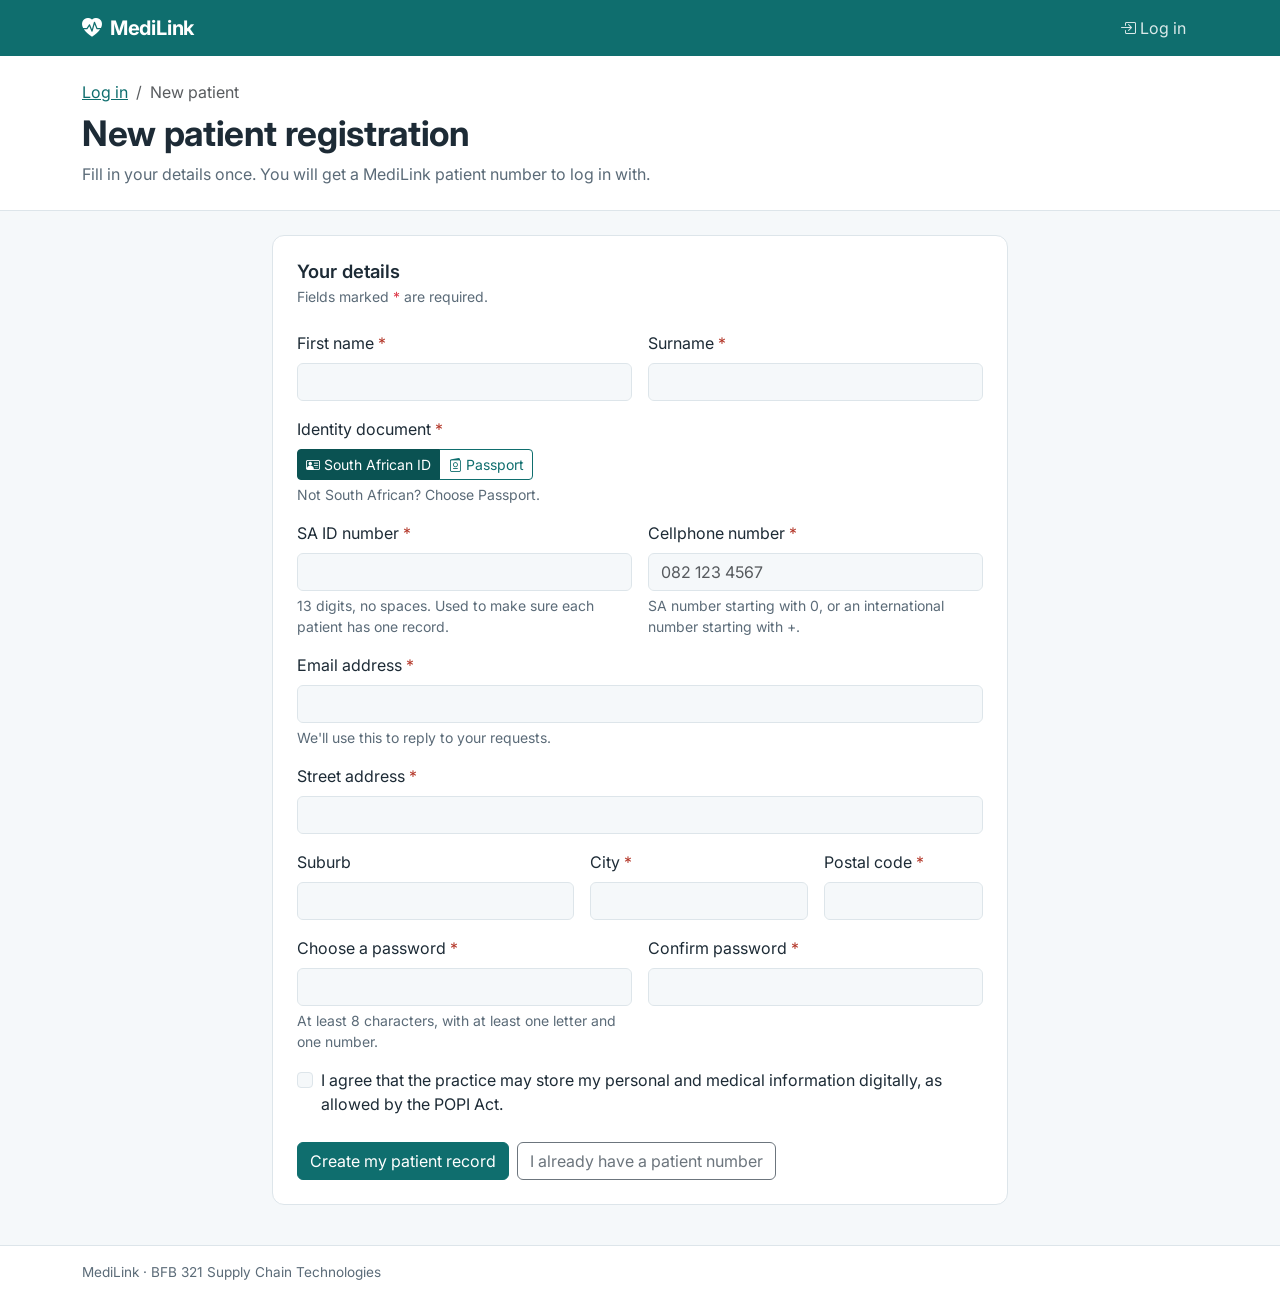
<file: templates/patient-register.html>
<!doctype html>
<html lang="en">
<head>
  <meta charset="utf-8">
  <meta name="viewport" content="width=device-width, initial-scale=1">
  <title>MediLink | New patient registration</title>
  <link href="https://cdn.jsdelivr.net/npm/bootstrap@5.3.3/dist/css/bootstrap.min.css" rel="stylesheet">
  <link href="https://cdn.jsdelivr.net/npm/bootstrap-icons@1.11.3/font/bootstrap-icons.min.css" rel="stylesheet">
  <link href="https://fonts.googleapis.com/css2?family=Inter:wght@400;500;600;700;800&display=swap" rel="stylesheet">
  <link href="../static/styles.css" rel="stylesheet">
</head>
<body>
  <div id="site-nav"></div>

  <main id="main">
    <header class="ml-page-header">
      <div class="container">
        <nav aria-label="breadcrumb"><ol class="breadcrumb small mb-2">
          <li class="breadcrumb-item"><a href="index.html" id="crumbBack">Log in</a></li>
          <li class="breadcrumb-item active" aria-current="page">New patient</li>
        </ol></nav>
        <h1>New patient registration</h1>
        <p id="introText">Fill in your details once. You will get a MediLink patient number to log in with.</p>
      </div>
    </header>

    <div class="container">
      <div class="row justify-content-center">
        <div class="col-lg-8">

          <!-- Registration form -->
          <section class="ml-card" id="formCard" aria-labelledby="formHeading">
            <h2 id="formHeading" class="h3 mb-1">Your details</h2>
            <p class="text-muted small mb-4">Fields marked <span class="text-danger">*</span> are required.</p>

            <div id="formAlert" class="alert alert-danger d-none" role="alert"></div>

            <form id="registerForm" novalidate>
              <div class="row g-3">
                <div class="col-md-6">
                  <label for="firstName" class="form-label required">First name</label>
                  <input type="text" class="form-control" id="firstName" name="firstName" autocomplete="given-name" required maxlength="60">
                  <div class="invalid-feedback">Please enter your first name.</div>
                </div>
                <div class="col-md-6">
                  <label for="surname" class="form-label required">Surname</label>
                  <input type="text" class="form-control" id="surname" name="surname" autocomplete="family-name" required maxlength="60">
                  <div class="invalid-feedback">Please enter your surname.</div>
                </div>

                <!-- Identity document: SA ID or passport -->
                <div class="col-12">
                  <fieldset>
                    <legend class="form-label required fs-6 mb-2">Identity document</legend>
                    <div class="btn-group" role="group" aria-label="Identity document type">
                      <input type="radio" class="btn-check" name="idType" id="idTypeSA" value="SA ID" checked>
                      <label class="btn btn-outline-primary btn-sm" for="idTypeSA"><i class="bi bi-person-vcard me-1" aria-hidden="true"></i>South African ID</label>
                      <input type="radio" class="btn-check" name="idType" id="idTypePassport" value="Passport">
                      <label class="btn btn-outline-primary btn-sm" for="idTypePassport"><i class="bi bi-passport me-1" aria-hidden="true"></i>Passport</label>
                    </div>
                    <div class="form-text">Not South African? Choose Passport.</div>
                  </fieldset>
                </div>

                <!-- SA ID fields -->
                <div class="col-md-6" id="saIdGroup">
                  <label for="idNumber" class="form-label required">SA ID number</label>
                  <input type="text" class="form-control" id="idNumber" name="idNumber" inputmode="numeric" maxlength="13" required aria-describedby="idHelp">
                  <div id="idHelp" class="form-text">13 digits, no spaces. Used to make sure each patient has one record.</div>
                  <div class="invalid-feedback">Please enter a valid 13-digit SA ID number.</div>
                </div>

                <!-- Passport fields (hidden until Passport is chosen) -->
                <div class="col-md-6 d-none passport-field">
                  <label for="passportNo" class="form-label required">Passport number</label>
                  <input type="text" class="form-control text-uppercase" id="passportNo" maxlength="20" pattern="[A-Za-z0-9]{6,20}" aria-describedby="ppHelp">
                  <div id="ppHelp" class="form-text">Letters and numbers only, as printed in the passport.</div>
                  <div class="invalid-feedback">6 to 20 letters and numbers, no spaces.</div>
                </div>
                <div class="col-md-6 d-none passport-field">
                  <label for="country" class="form-label required">Country of issue</label>
                  <input type="text" class="form-control" id="country" list="countryList" autocomplete="country-name" placeholder="Start typing, e.g. Zimbabwe">
                  <datalist id="countryList">
                    <option value="Zimbabwe"><option value="Mozambique"><option value="Lesotho"><option value="Eswatini">
                    <option value="Botswana"><option value="Namibia"><option value="Malawi"><option value="Zambia">
                    <option value="Democratic Republic of the Congo"><option value="Angola"><option value="Tanzania">
                    <option value="Kenya"><option value="Nigeria"><option value="Ghana"><option value="Ethiopia">
                    <option value="Somalia"><option value="Cameroon"><option value="Uganda"><option value="Rwanda">
                    <option value="Burundi"><option value="Madagascar"><option value="Mauritius"><option value="Egypt">
                    <option value="India"><option value="Pakistan"><option value="Bangladesh"><option value="China">
                    <option value="United Kingdom"><option value="Germany"><option value="Netherlands"><option value="Portugal">
                    <option value="France"><option value="United States"><option value="Australia"><option value="Brazil">
                  </datalist>
                  <div class="invalid-feedback">Please enter the country that issued the passport.</div>
                </div>
                <div class="col-md-6 d-none passport-field">
                  <label for="dob" class="form-label required">Date of birth</label>
                  <input type="date" class="form-control" id="dob" autocomplete="bday" aria-describedby="dobHelp">
                  <div id="dobHelp" class="form-text">An SA ID already contains this, a passport number doesn't.</div>
                  <div class="invalid-feedback">Please enter a valid date of birth.</div>
                </div>

                <div class="col-md-6">
                  <label for="phone" class="form-label required">Cellphone number</label>
                  <input type="tel" class="form-control" id="phone" name="phone" autocomplete="tel" placeholder="082 123 4567" required aria-describedby="phoneHelp">
                  <div id="phoneHelp" class="form-text">SA number starting with 0, or an international number starting with +.</div>
                  <div class="invalid-feedback">Use 10 digits starting with 0, or + and the country code.</div>
                </div>

                <div class="col-12">
                  <label for="email" class="form-label required">Email address</label>
                  <input type="email" class="form-control" id="email" name="email" autocomplete="email" required aria-describedby="emailHelp">
                  <div id="emailHelp" class="form-text">We'll use this to reply to your requests.</div>
                  <div class="invalid-feedback">Please enter a valid email address.</div>
                </div>

                <div class="col-12">
                  <label for="street" class="form-label required">Street address</label>
                  <input type="text" class="form-control" id="street" name="street" autocomplete="address-line1" required>
                  <div class="invalid-feedback">Please enter your street address.</div>
                </div>
                <div class="col-md-5">
                  <label for="suburb" class="form-label">Suburb</label>
                  <input type="text" class="form-control" id="suburb" name="suburb" autocomplete="address-level3">
                </div>
                <div class="col-md-4">
                  <label for="city" class="form-label required">City</label>
                  <input type="text" class="form-control" id="city" name="city" autocomplete="address-level2" required>
                  <div class="invalid-feedback">Please enter your city.</div>
                </div>
                <div class="col-md-3">
                  <label for="postal" class="form-label required">Postal code</label>
                  <input type="text" class="form-control" id="postal" name="postal" inputmode="numeric" maxlength="4" pattern="\d{4}" autocomplete="postal-code" required>
                  <div class="invalid-feedback">4 digits.</div>
                </div>

                <div class="col-md-6">
                  <label for="password" class="form-label required" id="passwordLabel">Choose a password</label>
                  <input type="password" class="form-control" id="password" autocomplete="new-password" required minlength="8" aria-describedby="pwHelp">
                  <div id="pwHelp" class="form-text">At least 8 characters, with at least one letter and one number.</div>
                  <div class="invalid-feedback">At least 8 characters, with a letter and a number.</div>
                </div>
                <div class="col-md-6">
                  <label for="password2" class="form-label required">Confirm password</label>
                  <input type="password" class="form-control" id="password2" autocomplete="new-password" required>
                  <div class="invalid-feedback">The passwords don't match.</div>
                </div>

                <div class="col-12">
                  <div class="form-check">
                    <input class="form-check-input" type="checkbox" id="consent" required>
                    <label class="form-check-label" for="consent">
                      I agree that the practice may store my personal and medical information digitally, as allowed by the POPI Act.
                    </label>
                    <div class="invalid-feedback">You need to agree before we can create your record.</div>
                  </div>
                </div>

                <div class="col-12 d-flex flex-wrap gap-2 pt-2">
                  <button type="submit" class="btn btn-primary" id="submitBtn">
                    <span class="spinner-border spinner-border-sm me-1 d-none" aria-hidden="true"></span>
                    Create my patient record
                  </button>
                  <a href="index.html?role=patient" class="btn btn-outline-secondary" id="haveNumber">I already have a patient number</a>
                </div>
              </div>
            </form>
          </section>

          <!-- Success panel (hidden until registration works) -->
          <section class="ml-card text-center d-none" id="successCard" aria-live="polite">
            <i class="bi bi-check-circle-fill text-success" style="font-size:3rem" aria-hidden="true"></i>
            <h2 class="mt-2">You're registered</h2>
            <p class="text-muted">Your MediLink patient number is</p>
            <div class="patient-number mb-3" id="newPatientNo">ML-0000</div>
            <p class="mb-4" id="successText">Keep this number. You'll log in with it and your password, and you can quote it when you phone the practice.</p>
            <div class="d-flex flex-wrap gap-2 justify-content-center" id="successActions">
              <a href="index.html?role=patient" class="btn btn-primary" id="goLogin">Log in now</a>
            </div>
          </section>

        </div>
      </div>
    </div>
  </main>

  <div id="site-footer"></div>

  <script src="https://cdn.jsdelivr.net/npm/bootstrap@5.3.3/dist/js/bootstrap.bundle.min.js"></script>
  <script src="../static/auth-hash.js"></script>
  <script src="../static/data.js"></script>
  <script src="../static/components.js"></script>
  <script src="../static/patient-register.js"></script>
</body>
</html>
</file>
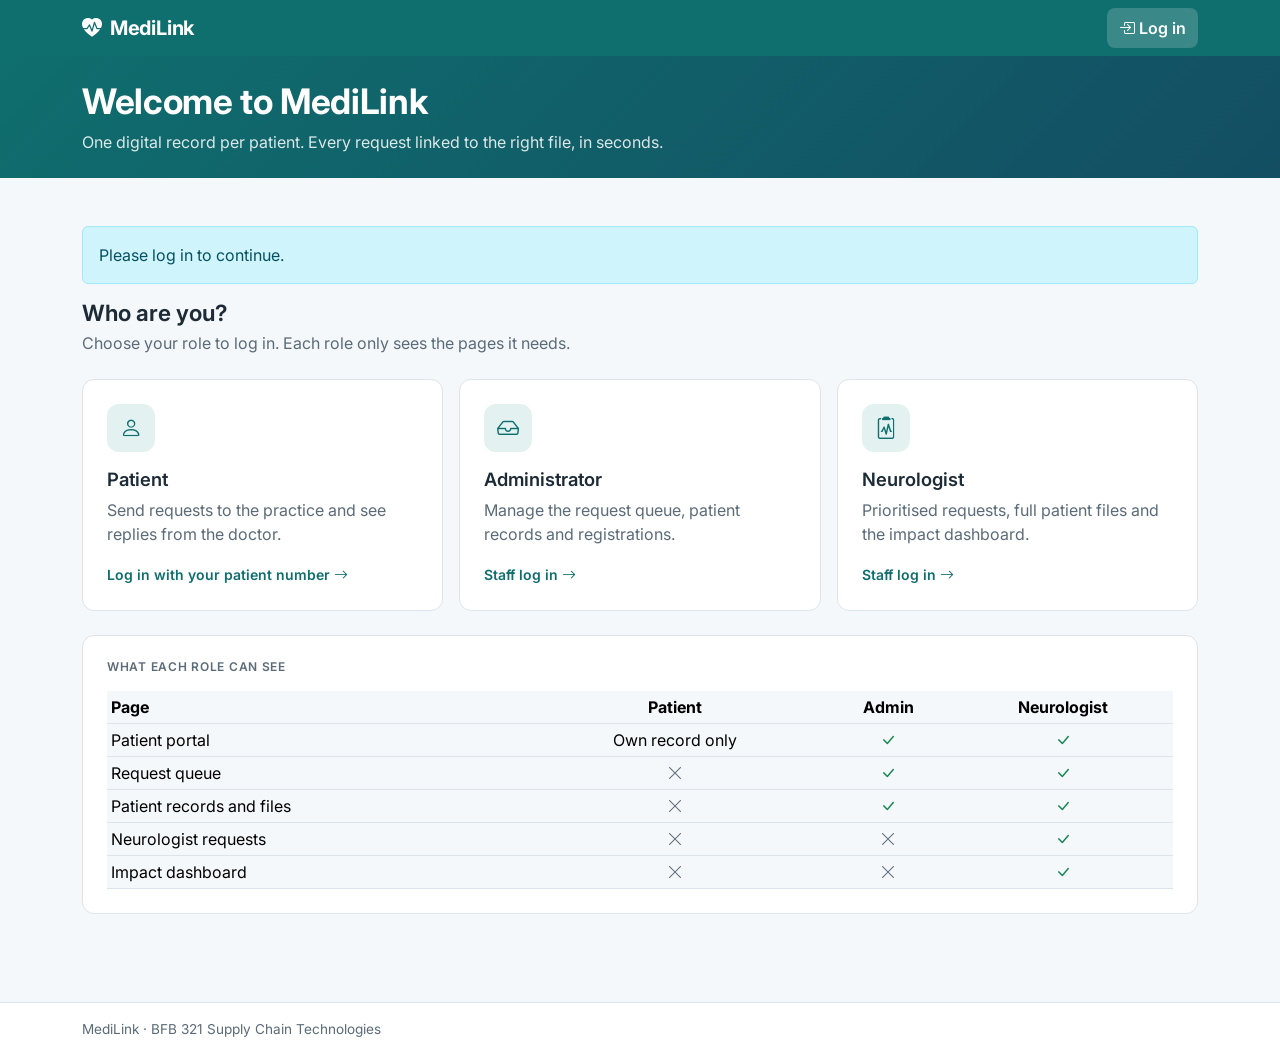
<file: templates/patients.html>
<!doctype html>
<html lang="en">
<head>
  <meta charset="utf-8">
  <meta name="viewport" content="width=device-width, initial-scale=1">
  <title>MediLink | Patient records</title>
  <link href="https://cdn.jsdelivr.net/npm/bootstrap@5.3.3/dist/css/bootstrap.min.css" rel="stylesheet">
  <link href="https://cdn.jsdelivr.net/npm/bootstrap-icons@1.11.3/font/bootstrap-icons.min.css" rel="stylesheet">
  <link href="https://fonts.googleapis.com/css2?family=Inter:wght@400;500;600;700;800&display=swap" rel="stylesheet">
  <link href="../static/styles.css" rel="stylesheet">
</head>
<body>
  <div id="site-nav"></div>

  <main id="main">
    <header class="ml-page-header">
      <div class="container">
        <nav aria-label="breadcrumb"><ol class="breadcrumb small mb-2">
          <li class="breadcrumb-item"><a href="admin.html">Admin</a></li>
          <li class="breadcrumb-item active" aria-current="page">Patient records</li>
        </ol></nav>
        <h1>Patient records</h1>
        <p>Instant lookup by patient number, ID number, name or email. No shelf searching.</p>
      </div>
    </header>

    <div class="container">
      <div class="row g-3 mb-3 align-items-center">
        <div class="col-md-6">
          <label for="pSearch" class="visually-hidden">Search patients</label>
          <div class="input-group">
            <span class="input-group-text"><i class="bi bi-search" aria-hidden="true"></i></span>
            <input type="search" class="form-control" id="pSearch" placeholder="ML-1001, ID or passport number, name or email" autofocus>
          </div>
        </div>
        <div class="col-md-6 text-md-end small text-muted" id="digiSummary" aria-live="polite"></div>
      </div>

      <div class="ml-table-wrap">
        <div class="table-responsive">
          <table class="table ml-table">
            <caption class="visually-hidden">Patient records. Select a row to open the file.</caption>
            <thead>
              <tr>
                <th scope="col">Patient no</th>
                <th scope="col">Name</th>
                <th scope="col">ID / passport</th>
                <th scope="col">Contact</th>
                <th scope="col">File</th>
              </tr>
            </thead>
            <tbody id="patientBody"></tbody>
          </table>
        </div>
      </div>
    </div>
  </main>

  <div id="site-footer"></div>

  <script src="https://cdn.jsdelivr.net/npm/bootstrap@5.3.3/dist/js/bootstrap.bundle.min.js"></script>
  <script src="../static/auth-hash.js"></script>
  <script src="../static/data.js"></script>
  <script src="../static/components.js"></script>
  <script>
    if (!UI.init("records", UI.STAFF)) throw new Error("Not allowed");
    const body = document.getElementById("patientBody");
    let timer;

    async function load(q = "") {
      body.innerHTML = `<tr><td colspan="5" class="ml-state-cell">${UI.loading("Searching...")}</td></tr>`;
      try {
        const list = await MediLinkAPI.getPatients(q);
        const digi = list.filter(p => p.digitised).length;
        document.getElementById("digiSummary").textContent =
          `${list.length} record${list.length === 1 ? "" : "s"} · ${digi} digitised · ${list.length - digi} still on paper`;
        if (!list.length) {
          body.innerHTML = `<tr><td colspan="5" class="ml-state-cell">${UI.empty("No patient matches that search.", "bi-person-x")}</td></tr>`;
          return;
        }
        body.innerHTML = list.map(p => `
          <tr tabindex="0" data-pn="${p.patientNo}">
            <td data-label="Patient no" class="fw-semibold text-primary">${p.patientNo}</td>
            <td data-label="Name">${UI.escapeHtml(p.firstName)} ${UI.escapeHtml(p.surname)}</td>
            <td data-label="ID / passport">${UI.escapeHtml(UI.docLabel(p))}</td>
            <td data-label="Contact"><div>${UI.escapeHtml(p.email)}</div><div class="small text-muted">${UI.escapeHtml(p.phone)}</div></td>
            <td data-label="File">${UI.fileBadge(p.digitised)}</td>
          </tr>`).join("");
      } catch (err) {
        body.innerHTML = `<tr><td colspan="5" class="ml-state-cell">${UI.error(err.message)}</td></tr>`;
      }
    }

    const open = tr => { if (tr) location.href = `patient-file.html?id=${encodeURIComponent(tr.dataset.pn)}`; };
    body.addEventListener("click", e => open(e.target.closest("tr[data-pn]")));
    body.addEventListener("keydown", e => { if (e.key === "Enter") open(e.target.closest("tr[data-pn]")); });
    document.getElementById("pSearch").addEventListener("input", e => {
      clearTimeout(timer); timer = setTimeout(() => load(e.target.value), 200);
    });
    load();
  </script>
</body>
</html>
</file>
<file: static/styles.css>
/* ==========================================================
   MediLink - shared styles
   One spacing scale and one type scale used on every page.
   Bootstrap does most of the work, this file adds the
   MediLink look on top of it.
   ========================================================== */

:root {
  /* Brand colours */
  --ml-primary: #0f6e6e;        /* teal - main buttons, links */
  --ml-primary-dark: #0a5252;
  --ml-primary-soft: #e3f2f1;   /* light teal backgrounds */
  --ml-ink: #1d2b36;            /* main text */
  --ml-muted: #5b6b78;          /* secondary text */
  --ml-bg: #f5f8fa;             /* page background */
  --ml-card: #ffffff;
  --ml-border: #dde5ea;

  /* Spacing scale (4px steps) */
  --ml-space-1: 0.25rem;
  --ml-space-2: 0.5rem;
  --ml-space-3: 1rem;
  --ml-space-4: 1.5rem;
  --ml-space-5: 2.5rem;

  --ml-radius: 0.75rem;

  /* Point Bootstrap at our colours */
  --bs-primary: var(--ml-primary);
  --bs-primary-rgb: 15, 110, 110;
  --bs-link-color: var(--ml-primary);
  --bs-link-color-rgb: 15, 110, 110;
  --bs-link-hover-color: var(--ml-primary-dark);
  --bs-body-color: var(--ml-ink);
  --bs-body-bg: var(--ml-bg);
  --bs-border-color: var(--ml-border);
  --bs-font-sans-serif: "Inter", system-ui, -apple-system, "Segoe UI", Roboto, sans-serif;
}

body {
  font-family: var(--bs-font-sans-serif);
  background: var(--ml-bg);
  color: var(--ml-ink);
  min-height: 100vh;
  display: flex;
  flex-direction: column;
}

main { flex: 1 0 auto; }

/* Type scale */
h1, .h1 { font-size: clamp(1.6rem, 1.2rem + 1.5vw, 2.2rem); font-weight: 700; letter-spacing: -0.01em; }
h2, .h2 { font-size: 1.4rem; font-weight: 650; }
h3, .h3 { font-size: 1.15rem; font-weight: 600; }
.text-muted, .ml-muted { color: var(--ml-muted) !important; }
.small-caps { font-size: 0.75rem; text-transform: uppercase; letter-spacing: 0.06em; font-weight: 600; color: var(--ml-muted); }

/* Skip link for keyboard users */
.skip-link {
  position: absolute; left: -999px; top: 0;
  background: var(--ml-primary); color: #fff; padding: var(--ml-space-2) var(--ml-space-3);
  z-index: 2000; border-radius: 0 0 var(--ml-radius) 0;
}
.skip-link:focus { left: 0; }

/* Visible focus ring everywhere */
:focus-visible { outline: 3px solid #f2a93b; outline-offset: 2px; }

/* Buttons */
.btn-primary {
  --bs-btn-bg: var(--ml-primary);
  --bs-btn-border-color: var(--ml-primary);
  --bs-btn-hover-bg: var(--ml-primary-dark);
  --bs-btn-hover-border-color: var(--ml-primary-dark);
  --bs-btn-active-bg: var(--ml-primary-dark);
  --bs-btn-active-border-color: var(--ml-primary-dark);
  --bs-btn-disabled-bg: var(--ml-primary);
  --bs-btn-disabled-border-color: var(--ml-primary);
}
.btn-outline-primary {
  --bs-btn-color: var(--ml-primary);
  --bs-btn-border-color: var(--ml-primary);
  --bs-btn-hover-bg: var(--ml-primary);
  --bs-btn-hover-border-color: var(--ml-primary);
  --bs-btn-active-bg: var(--ml-primary-dark);
  --bs-btn-active-border-color: var(--ml-primary-dark);
}

/* Navbar */
.ml-navbar { background: var(--ml-primary); }
.ml-navbar .navbar-brand { font-weight: 700; letter-spacing: -0.01em; }
.ml-navbar .nav-link { color: rgba(255,255,255,0.85); border-radius: 0.5rem; padding-inline: 0.75rem !important; }
.ml-navbar .nav-link:hover { color: #fff; background: rgba(255,255,255,0.1); }
.ml-navbar .nav-link.active { color: #fff; background: rgba(255,255,255,0.18); font-weight: 600; }

/* Page header band */
.ml-page-header {
  background: var(--ml-card);
  border-bottom: 1px solid var(--ml-border);
  padding: var(--ml-space-4) 0;
  margin-bottom: var(--ml-space-4);
}
.ml-page-header p { margin-bottom: 0; color: var(--ml-muted); }

/* Cards */
.ml-card {
  background: var(--ml-card);
  border: 1px solid var(--ml-border);
  border-radius: var(--ml-radius);
  padding: var(--ml-space-4);
}
/* Cards sitting side by side in a row get equal heights */
.row > [class*="col"] > .ml-card:only-child { height: 100%; }

/* Form controls in brand teal instead of Bootstrap blue */
.form-check-input:checked { background-color: var(--ml-primary); border-color: var(--ml-primary); }
.form-check-input:focus, .form-control:focus, .form-select:focus {
  border-color: #6fb3b0; box-shadow: 0 0 0 0.2rem rgba(15, 110, 110, 0.2);
}
.form-range::-webkit-slider-thumb { background: var(--ml-primary); }
.form-range::-moz-range-thumb { background: var(--ml-primary); }
.form-range:focus::-webkit-slider-thumb { box-shadow: 0 0 0 0.2rem rgba(15, 110, 110, 0.25); }
.progress-bar { background-color: var(--ml-primary); }
.page-link, .breadcrumb a { color: var(--ml-primary); }
.ml-card-tight { padding: var(--ml-space-3); }

.role-card { transition: transform 0.15s ease, box-shadow 0.15s ease; text-decoration: none; color: inherit; display: block; }
.role-card:hover, .role-card:focus-visible { transform: translateY(-3px); box-shadow: 0 10px 24px rgba(15, 60, 70, 0.10); color: inherit; }
.role-icon {
  width: 3rem; height: 3rem; border-radius: 0.75rem;
  display: inline-flex; align-items: center; justify-content: center;
  background: var(--ml-primary-soft); color: var(--ml-primary); font-size: 1.4rem;
}

/* KPI tiles */
.kpi-tile { background: var(--ml-card); border: 1px solid var(--ml-border); border-radius: var(--ml-radius); padding: var(--ml-space-3); height: 100%; }
.kpi-tile .kpi-value { font-size: 1.75rem; font-weight: 700; line-height: 1.1; font-variant-numeric: tabular-nums; }
.kpi-tile .kpi-label { font-size: 0.85rem; color: var(--ml-muted); }
.kpi-tile .kpi-delta { font-size: 0.8rem; font-weight: 600; }
.kpi-good { color: #1a7f4b; }
.kpi-bad { color: #b4382a; }

/* Tables */
.ml-table-wrap { background: var(--ml-card); border: 1px solid var(--ml-border); border-radius: var(--ml-radius); overflow: hidden; }
.ml-table { margin-bottom: 0; }
.ml-table thead th { background: #eef3f5; font-size: 0.8rem; text-transform: uppercase; letter-spacing: 0.04em; color: var(--ml-muted); white-space: nowrap; border-bottom-width: 1px; }
.ml-table td { vertical-align: middle; }
.ml-table tbody tr { cursor: pointer; }
.ml-table tbody tr:hover { background: #f7fbfb; }
.sort-btn { background: none; border: 0; padding: 0; font: inherit; color: inherit; text-transform: inherit; letter-spacing: inherit; display: inline-flex; align-items: center; gap: 0.25rem; }
.sort-btn .bi { opacity: 0.4; }
.sort-btn[aria-sort="ascending"] .bi, .sort-btn[aria-sort="descending"] .bi { opacity: 1; }

/* Status and urgency badges */
.badge { font-weight: 600; letter-spacing: 0.01em; }
.badge-status-new        { background: #e7f0fb; color: #1f5fa8; }
.badge-status-forwarded  { background: #fff3dc; color: #8a5a00; }
.badge-status-completed  { background: #e3f5ea; color: #1a7f4b; }
.badge-urgency-urgent    { background: #fde8e6; color: #b4382a; }
.badge-urgency-soon      { background: #fff3dc; color: #8a5a00; }
.badge-urgency-routine   { background: #eef1f4; color: #4b5a66; }
.badge-digitised         { background: #e3f5ea; color: #1a7f4b; }
.badge-paper             { background: #f1ece4; color: #7a5b2e; }

/* Request cards (neurologist) */
.request-card { border-left: 5px solid var(--ml-border); }
.request-card.urgency-urgent { border-left-color: #d9534f; }
.request-card.urgency-soon { border-left-color: #f0ad4e; }
.request-card.urgency-routine { border-left-color: #9fb0bc; }

/* Timeline (patient history) */
.ml-timeline { list-style: none; padding-left: 0; margin: 0; position: relative; }
.ml-timeline::before { content: ""; position: absolute; left: 0.45rem; top: 0.3rem; bottom: 0.3rem; width: 2px; background: var(--ml-border); }
.ml-timeline li { position: relative; padding-left: 1.75rem; padding-bottom: var(--ml-space-3); }
.ml-timeline li::before { content: ""; position: absolute; left: 0.15rem; top: 0.35rem; width: 0.65rem; height: 0.65rem; border-radius: 50%; background: var(--ml-primary); border: 2px solid #fff; box-shadow: 0 0 0 1px var(--ml-primary); }

/* Empty, loading and error states */
.ml-state { text-align: center; padding: var(--ml-space-5) var(--ml-space-3); color: var(--ml-muted); }
.ml-state .bi { font-size: 2.25rem; display: block; margin-bottom: var(--ml-space-2); }

/* Patient number reveal after registration */
.patient-number {
  font-size: 2rem; font-weight: 800; letter-spacing: 0.05em; color: var(--ml-primary);
  background: var(--ml-primary-soft); border-radius: var(--ml-radius); padding: var(--ml-space-2) var(--ml-space-4); display: inline-block;
}

/* Hero */
.ml-hero { background: linear-gradient(135deg, var(--ml-primary) 0%, #134e63 100%); color: #fff; padding: var(--ml-space-5) 0; }
.ml-hero p { color: rgba(255,255,255,0.85); max-width: 40rem; }

/* Footer */
.ml-footer { border-top: 1px solid var(--ml-border); background: var(--ml-card); padding: var(--ml-space-3) 0; font-size: 0.85rem; color: var(--ml-muted); margin-top: var(--ml-space-5); }

/* Form help */
.form-text { color: var(--ml-muted); }
.required::after { content: " *"; color: #b4382a; }

/* Mobile tweaks */
@media (max-width: 575.98px) {
  .ml-card { padding: var(--ml-space-3); }
  .patient-number { font-size: 1.5rem; }
  .ml-table thead { display: none; }
  .ml-table tbody tr { display: block; padding: var(--ml-space-2) var(--ml-space-3); border-bottom: 1px solid var(--ml-border); }
  .ml-table tbody td { display: block; position: relative; text-align: right; border: 0; padding: 0.2rem 0 0.2rem 6.5rem; background: transparent; box-shadow: none; }
  .ml-table tbody td::before { content: attr(data-label); position: absolute; left: 0; top: 0.3rem; font-weight: 600; color: var(--ml-muted); font-size: 0.8rem; text-align: left; }
  .ml-table tbody td.ml-state-cell { display: block; }
  .ml-table tbody td.ml-state-cell::before { content: none; }
}

/* Don't mark optional fields green when they're left empty */
.was-validated .form-control:valid:not([required]),
.was-validated .form-select:valid:not([required]) {
  border-color: var(--bs-border-color);
  background-image: none;
  padding-right: 0.75rem;
}
.was-validated .form-control:valid:not([required]):focus,
.was-validated .form-select:valid:not([required]):focus {
  border-color: #6fb3b0;
  box-shadow: 0 0 0 0.2rem rgba(15, 110, 110, 0.2);
}

/* Login screen */
.ml-hero-compact { padding: var(--ml-space-4) 0; }
button.role-card { background: var(--ml-card); border: 1px solid var(--ml-border); color: inherit; }
.role-pick:focus-visible { outline: 3px solid #f2a93b; outline-offset: 2px; }
.ml-navbar .dropdown-toggle { color: rgba(255,255,255,0.9); text-decoration: none; }
.ml-navbar .dropdown-toggle:hover { color: #fff; }

/* Scan upload drop zone */
.drop-zone {
  display: flex; flex-direction: column; align-items: center; gap: 0.25rem; text-align: center;
  border: 2px dashed #9cc9c6; border-radius: var(--ml-radius); background: var(--ml-primary-soft);
  padding: var(--ml-space-4) var(--ml-space-3); cursor: pointer; transition: background 0.15s, border-color 0.15s;
}
.drop-zone .bi { font-size: 2rem; color: var(--ml-primary); }
.drop-zone:hover, .drop-zone.drag-over { background: #d2ebe9; border-color: var(--ml-primary); }
.drop-zone:focus-within { outline: 3px solid #f2a93b; outline-offset: 2px; }
.scan-steps li { margin-bottom: 0.15rem; }
.doc-table .btn-sm { padding: 0.15rem 0.45rem; }
</file>
